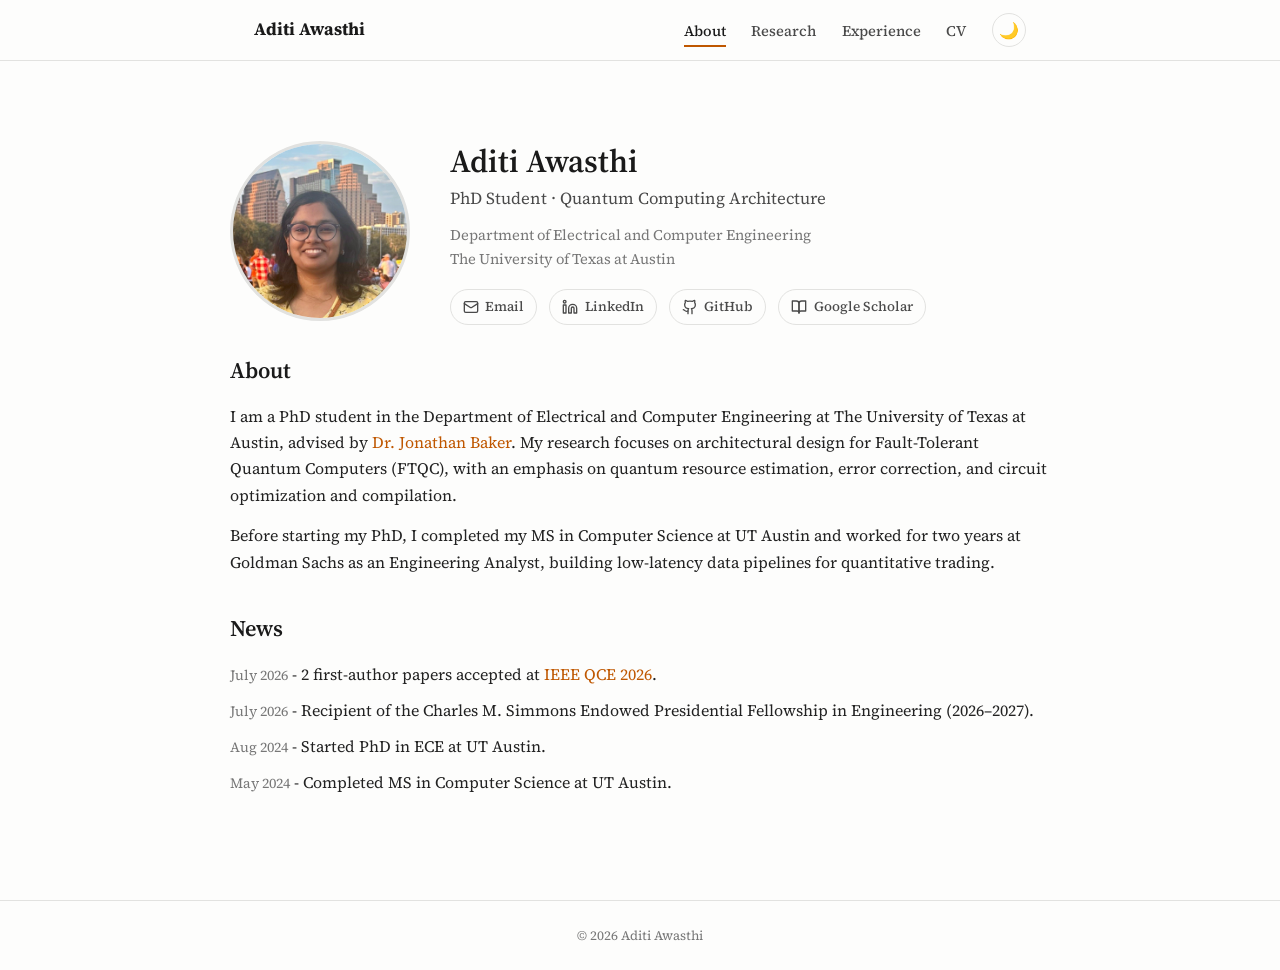
<file: index.html>
<!DOCTYPE html>
<html lang="en">
<head>
  <meta charset="UTF-8">
  <meta name="viewport" content="width=device-width, initial-scale=1.0">
  <title>Aditi Awasthi</title>
  <link rel="icon" type="image/svg+xml" href="assets/favicon.svg">
  <link rel="stylesheet" href="css/style.css">
  <script src="js/theme.js"></script>
</head>
<body>

  <!-- Navigation -->
  <nav class="nav">
    <div class="nav-inner">
      <a href="index.html" class="nav-name">Aditi Awasthi</a>
      <button class="nav-hamburger" aria-label="Menu">
        <span></span><span></span><span></span>
      </button>
      <ul class="nav-links">
        <li><a href="index.html" class="active">About</a></li>
        <li><a href="research.html">Research</a></li>
        <li><a href="experience.html">Experience</a></li>
        <li><a href="cv.html">CV</a></li>
        <li><button class="theme-toggle" aria-label="Toggle dark mode">🌙</button></li>
      </ul>
    </div>
  </nav>

  <!-- Main Content -->
  <main class="container page-content">

    <!-- Hero -->
    <section class="hero">
      <img src="assets/Aditi_photo.jpg" alt="Aditi Awasthi" class="hero-photo">
      <div class="hero-text">
        <h1>Aditi Awasthi</h1>
        <p class="hero-subtitle">PhD Student &middot; Quantum Computing Architecture</p>
        <p class="hero-affiliation">
          Department of Electrical and Computer Engineering<br>
          The University of Texas at Austin
        </p>
        <div class="link-row">
          <a href="mailto:aditiawasthi@utexas.edu" class="link-pill">
            <svg xmlns="http://www.w3.org/2000/svg" viewBox="0 0 24 24" fill="none" stroke="currentColor" stroke-width="2" stroke-linecap="round" stroke-linejoin="round"><rect x="2" y="4" width="20" height="16" rx="2"/><path d="m22 7-8.97 5.7a1.94 1.94 0 0 1-2.06 0L2 7"/></svg>
            Email
          </a>
          <a href="https://linkedin.com/in/aditiawasthi" class="link-pill" target="_blank">
            <svg xmlns="http://www.w3.org/2000/svg" viewBox="0 0 24 24" fill="none" stroke="currentColor" stroke-width="2" stroke-linecap="round" stroke-linejoin="round"><path d="M16 8a6 6 0 0 1 6 6v7h-4v-7a2 2 0 0 0-4 0v7h-4v-7a6 6 0 0 1 6-6z"/><rect x="2" y="9" width="4" height="12"/><circle cx="4" cy="4" r="2"/></svg>
            LinkedIn
          </a>
          <a href="https://github.com/aditiawas" class="link-pill" target="_blank">
            <svg xmlns="http://www.w3.org/2000/svg" viewBox="0 0 24 24" fill="none" stroke="currentColor" stroke-width="2" stroke-linecap="round" stroke-linejoin="round"><path d="M15 22v-4a4.8 4.8 0 0 0-1-3.5c3 0 6-2 6-5.5.08-1.25-.27-2.48-1-3.5.28-1.15.28-2.35 0-3.5 0 0-1 0-3 1.5-2.64-.5-5.36-.5-8 0C6 2 5 2 5 2c-.3 1.15-.3 2.35 0 3.5A5.403 5.403 0 0 0 4 9c0 3.5 3 5.5 6 5.5-.39.49-.68 1.05-.85 1.65S8.93 17.38 9 18v4"/><path d="M9 18c-4.51 2-5-2-7-2"/></svg>
            GitHub
          </a>
          <a href="https://scholar.google.com/citations?user=7v19t0AAAAAJ&sortby=pubdate" class="link-pill" target="_blank">
            <svg xmlns="http://www.w3.org/2000/svg" viewBox="0 0 24 24" fill="none" stroke="currentColor" stroke-width="2" stroke-linecap="round" stroke-linejoin="round"><path d="M2 3h6a4 4 0 0 1 4 4v14a3 3 0 0 0-3-3H2z"/><path d="M22 3h-6a4 4 0 0 0-4 4v14a3 3 0 0 1 3-3h7z"/></svg>
            Google Scholar
          </a>
        </div>
      </div>
    </section>

    <!-- About -->
    <section class="section">
      <h2>About</h2>
      <p>
        I am a PhD student in the Department of Electrical and Computer Engineering at
        The University of Texas at Austin, advised by
        <a href="https://www.jonathanmarkbaker.com/" target="_blank">Dr.&nbsp;Jonathan Baker</a>. My research focuses on
        architectural design for Fault-Tolerant Quantum Computers (FTQC), with an emphasis
        on quantum resource estimation, error correction, and circuit optimization and compilation.
      </p>
      <p>
        Before starting my PhD, I completed my MS in Computer Science at UT Austin and worked
        for two years at Goldman Sachs as an Engineering Analyst, building low-latency data
        pipelines for quantitative trading.
      </p>
    </section>

    <!-- News / Highlights -->
    <section class="section">
      <h2>News</h2>
      <ul style="list-style: none; padding: 0;">
        <li style="margin-bottom: 0.6rem;">
          <span style="color: var(--text-muted); font-size: 0.88rem;">July 2026</span> -
          2 first-author papers accepted at <a href="https://qce.quantum.ieee.org/" target="_blank">IEEE QCE 2026</a>.
        </li>
        <li style="margin-bottom: 0.6rem;">
          <span style="color: var(--text-muted); font-size: 0.88rem;">July 2026</span> -
          Recipient of the Charles M. Simmons Endowed Presidential Fellowship in Engineering (2026–2027).
        </li>
        <li style="margin-bottom: 0.6rem;">
          <span style="color: var(--text-muted); font-size: 0.88rem;">Aug 2024</span> -
          Started PhD in ECE at UT Austin.
        </li>
        <li style="margin-bottom: 0.6rem;">
          <span style="color: var(--text-muted); font-size: 0.88rem;">May 2024</span> -
          Completed MS in Computer Science at UT Austin.
        </li>
      </ul>
    </section>

  </main>

  <footer class="footer">
    <div class="container">
      &copy; 2026 Aditi Awasthi
    </div>
  </footer>

</body>
</html>
</file>
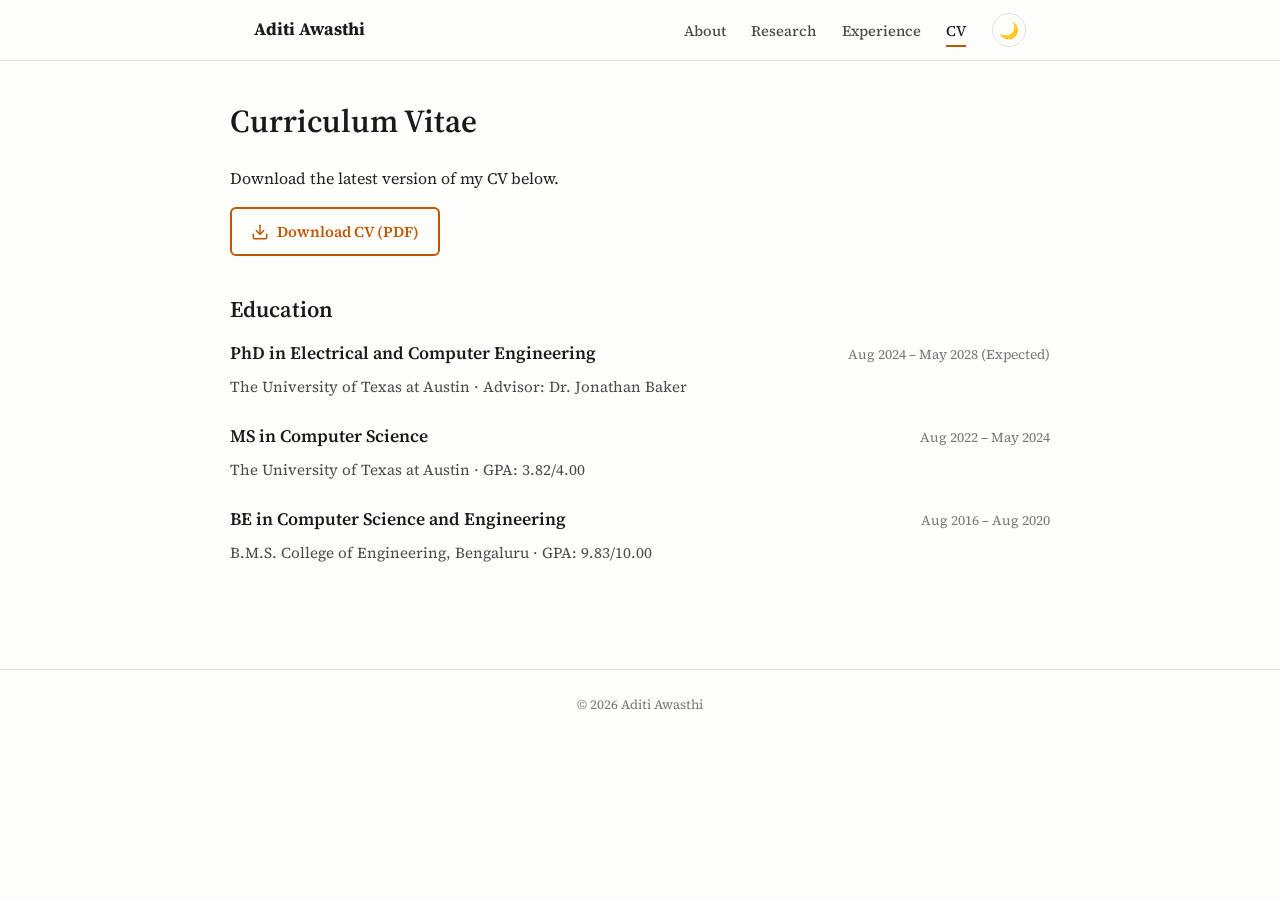
<file: cv.html>
<!DOCTYPE html>
<html lang="en">
<head>
  <meta charset="UTF-8">
  <meta name="viewport" content="width=device-width, initial-scale=1.0">
  <title>CV | Aditi Awasthi</title>
  <link rel="icon" type="image/svg+xml" href="assets/favicon.svg">
  <link rel="stylesheet" href="css/style.css">
  <script src="js/theme.js"></script>
</head>
<body>

  <nav class="nav">
    <div class="nav-inner">
      <a href="index.html" class="nav-name">Aditi Awasthi</a>
      <button class="nav-hamburger" aria-label="Menu">
        <span></span><span></span><span></span>
      </button>
      <ul class="nav-links">
        <li><a href="index.html">About</a></li>
        <li><a href="research.html">Research</a></li>
        <li><a href="experience.html">Experience</a></li>
        <li><a href="cv.html" class="active">CV</a></li>
        <li><button class="theme-toggle" aria-label="Toggle dark mode">🌙</button></li>
      </ul>
    </div>
  </nav>

  <main class="container page-content">

    <h1>Curriculum Vitae</h1>

    <div class="section" style="margin-top: 1.5rem;">
      <p>Download the latest version of my CV below.</p>

      <div class="cv-buttons">
        <!-- Place your PDF file in the assets/ folder -->
        <a href="assets/Aditi_Awasthi_CV.pdf" class="cv-download" target="_blank">
          <svg xmlns="http://www.w3.org/2000/svg" width="18" height="18" viewBox="0 0 24 24" fill="none" stroke="currentColor" stroke-width="2" stroke-linecap="round" stroke-linejoin="round"><path d="M21 15v4a2 2 0 0 1-2 2H5a2 2 0 0 1-2-2v-4"/><polyline points="7 10 12 15 17 10"/><line x1="12" y1="15" x2="12" y2="3"/></svg>
          Download CV (PDF)
        </a>
      </div>
    </div>

    <!-- Brief overview -->
    <section class="section" style="margin-top: 2.5rem;">
      <h2>Education</h2>
      <div class="card">
        <div class="card-header">
          <h3>PhD in Electrical and Computer Engineering</h3>
          <span class="card-date">Aug 2024 – May 2028 (Expected)</span>
        </div>
        <p>The University of Texas at Austin &middot; Advisor: Dr. Jonathan Baker</p>
      </div>

      <div class="card">
        <div class="card-header">
          <h3>MS in Computer Science</h3>
          <span class="card-date">Aug 2022 – May 2024</span>
        </div>
        <p>The University of Texas at Austin &middot; GPA: 3.82/4.00</p>
      </div>

      <div class="card">
        <div class="card-header">
          <h3>BE in Computer Science and Engineering</h3>
          <span class="card-date">Aug 2016 – Aug 2020</span>
        </div>
        <p>B.M.S. College of Engineering, Bengaluru &middot; GPA: 9.83/10.00</p>
      </div>
    </section>

  </main>

  <footer class="footer">
    <div class="container">&copy; 2026 Aditi Awasthi</div>
  </footer>

</body>
</html>
</file>
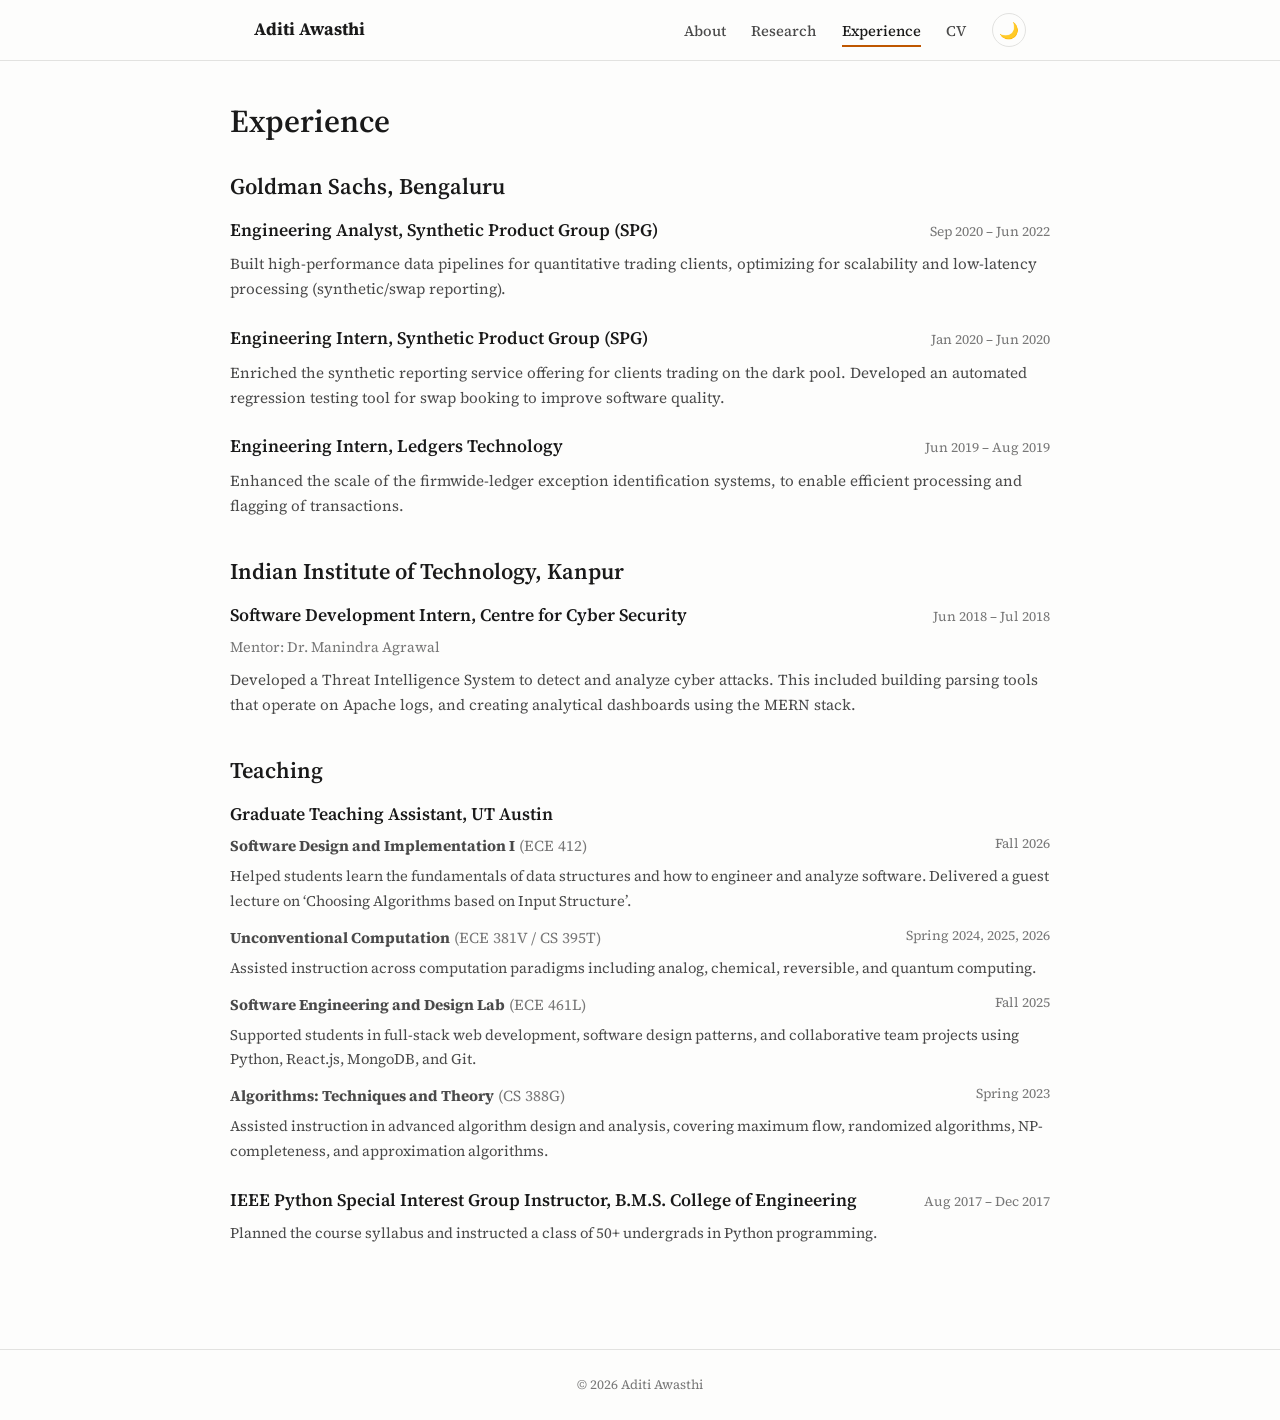
<file: experience.html>
<!DOCTYPE html>
<html lang="en">
<head>
  <meta charset="UTF-8">
  <meta name="viewport" content="width=device-width, initial-scale=1.0">
  <title>Experience | Aditi Awasthi</title>
  <link rel="icon" type="image/svg+xml" href="assets/favicon.svg">
  <link rel="stylesheet" href="css/style.css">
  <script src="js/theme.js"></script>
</head>
<body>

  <nav class="nav">
    <div class="nav-inner">
      <a href="index.html" class="nav-name">Aditi Awasthi</a>
      <button class="nav-hamburger" aria-label="Menu">
        <span></span><span></span><span></span>
      </button>
      <ul class="nav-links">
        <li><a href="index.html">About</a></li>
        <li><a href="research.html">Research</a></li>
        <li><a href="experience.html" class="active">Experience</a></li>
        <li><a href="cv.html">CV</a></li>
        <li><button class="theme-toggle" aria-label="Toggle dark mode">🌙</button></li>
      </ul>
    </div>
  </nav>

  <main class="container page-content">

    <h1>Experience</h1>

    <!-- Professional -->
    <section class="section" style="margin-top: 2rem;">
      <h2>Goldman Sachs, Bengaluru</h2>
      <div class="card">
        <div class="card-header">
          <h3>Engineering Analyst, Synthetic Product Group (SPG)</h3>
          <span class="card-date">Sep 2020 – Jun 2022</span>
        </div>
        <p>Built high-performance data pipelines for quantitative trading clients, optimizing for scalability and low-latency processing (synthetic/swap reporting).</p>
      </div>

      <div class="card">
        <div class="card-header">
          <h3>Engineering Intern, Synthetic Product Group (SPG)</h3>
          <span class="card-date">Jan 2020 – Jun 2020</span>
        </div>
        <p>Enriched the synthetic reporting service offering for clients trading on the dark pool. Developed an automated regression testing tool for swap booking to improve software quality.</p>
      </div>

      <div class="card">
        <div class="card-header">
          <h3>Engineering Intern, Ledgers Technology</h3>
          <span class="card-date">Jun 2019 – Aug 2019</span>
        </div>
        <p>Enhanced the scale of the firmwide-ledger exception identification systems, to enable efficient processing and flagging of transactions.</p>
      </div>
    </section>

    <section class="section">
      <h2>Indian Institute of Technology, Kanpur</h2>
      <div class="card">
        <div class="card-header">
          <h3>Software Development Intern, Centre for Cyber Security</h3>
          <span class="card-date">Jun 2018 – Jul 2018</span>
        </div>
        <p style="font-size: 0.9rem; color: var(--text-muted); margin-bottom: 0.5em;">Mentor: Dr. Manindra Agrawal</p>
        <p>
          Developed a Threat Intelligence System to detect and analyze cyber attacks. This included building parsing tools that operate on Apache logs, and creating analytical dashboards using the MERN stack.
        </p>
      </div>
    </section>

    <!-- Teaching -->
    <section class="section">
      <h2>Teaching</h2>
      <div class="card">
        <div class="card-header">
          <h3>Graduate Teaching Assistant, UT Austin</h3>
        </div>
        <p style="margin-bottom: 0.4em;">
          <strong>Software Design and Implementation I</strong> <span style="color: var(--text-muted);">(ECE 412)</span>
          <span class="card-date" style="float: right;">Fall 2026</span>
        </p>
        <p style="font-size: 0.92rem; color: var(--text-secondary); margin-bottom: 0.8em;">
          Helped students learn the fundamentals of data structures and how to engineer and analyze software. Delivered a guest lecture on &lsquo;Choosing Algorithms based on Input Structure&rsquo;.
        </p>
        <p style="margin-bottom: 0.4em;">
          <strong>Unconventional Computation</strong> <span style="color: var(--text-muted);">(ECE 381V / CS 395T)</span>
          <span class="card-date" style="float: right;">Spring 2024, 2025, 2026</span>
        </p>
        <p style="font-size: 0.92rem; color: var(--text-secondary); margin-bottom: 0.8em;">
          Assisted instruction across computation paradigms including analog, chemical, reversible, and quantum computing.
        </p>
        <p style="margin-bottom: 0.4em;">
          <strong>Software Engineering and Design Lab</strong> <span style="color: var(--text-muted);">(ECE 461L)</span>
          <span class="card-date" style="float: right;">Fall 2025</span>
        </p>
        <p style="font-size: 0.92rem; color: var(--text-secondary); margin-bottom: 0.8em;">
          Supported students in full-stack web development, software design patterns, and collaborative team projects using Python, React.js, MongoDB, and Git.
        </p>
        <p style="margin-bottom: 0.4em;">
          <strong>Algorithms: Techniques and Theory</strong> <span style="color: var(--text-muted);">(CS 388G)</span>
          <span class="card-date" style="float: right;">Spring 2023</span>
        </p>
        <p style="font-size: 0.92rem; color: var(--text-secondary); margin-bottom: 0;">
          Assisted instruction in advanced algorithm design and analysis, covering maximum flow, randomized algorithms, NP-completeness, and approximation algorithms.
        </p>
      </div>

      <div class="card">
        <div class="card-header">
          <h3>IEEE Python Special Interest Group Instructor, B.M.S. College of Engineering</h3>
          <span class="card-date" style="float: right;">Aug 2017 – Dec 2017</span>
        </div>
        <p style="font-size: 0.92rem; color: var(--text-secondary); margin-bottom: 0.8em;">
          Planned the course syllabus and instructed a class of 50+ undergrads in Python programming.
        </p>
      </div>
    </section>

  </main>

  <footer class="footer">
    <div class="container">&copy; 2026 Aditi Awasthi</div>
  </footer>

</body>
</html>
</file>
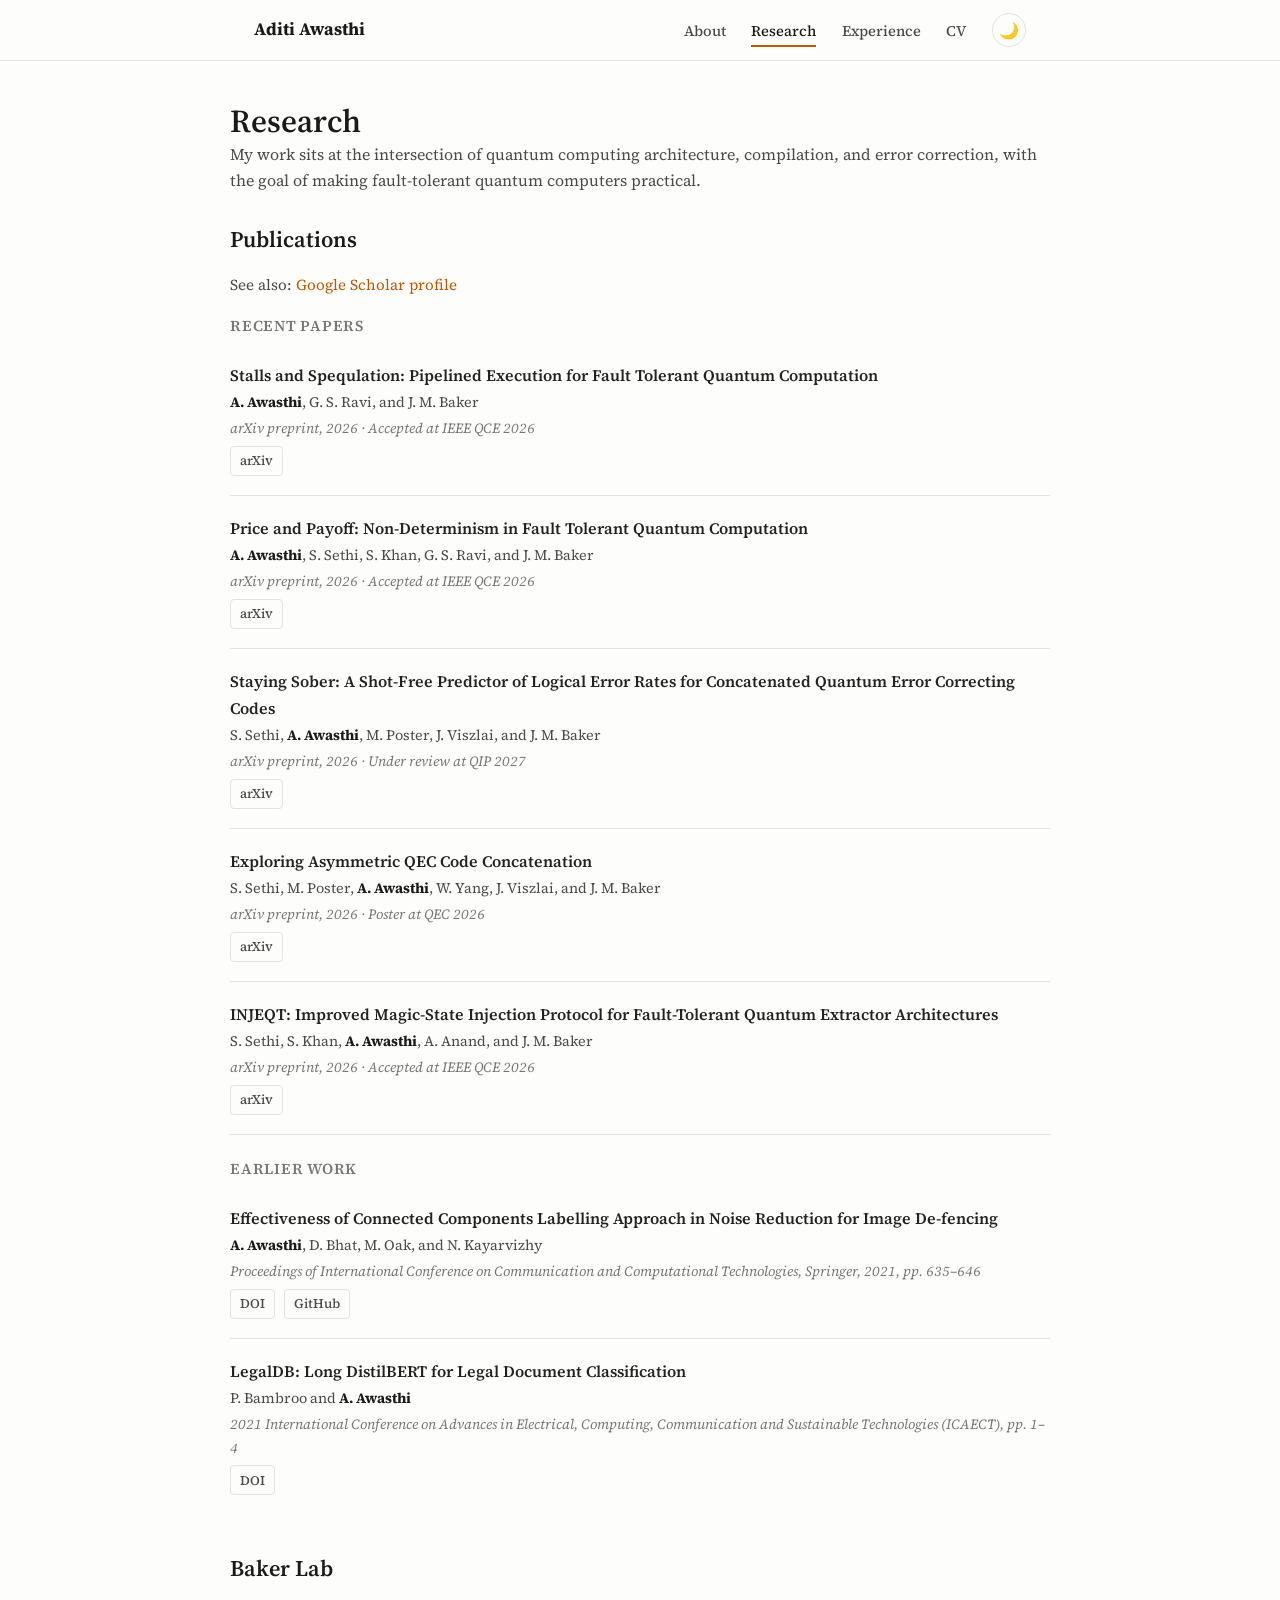
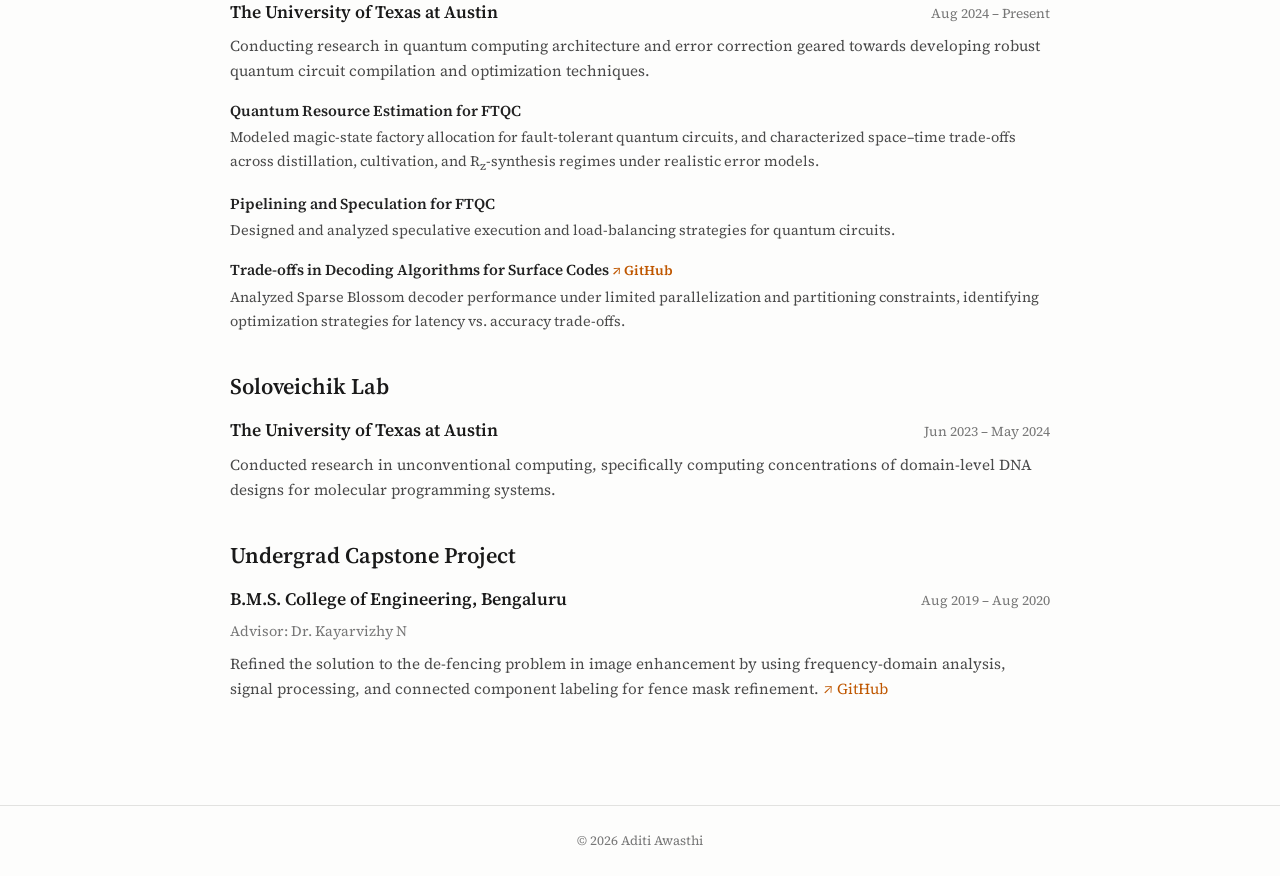
<file: research.html>
<!DOCTYPE html>
<html lang="en">
<head>
  <meta charset="UTF-8">
  <meta name="viewport" content="width=device-width, initial-scale=1.0">
  <title>Research | Aditi Awasthi</title>
  <link rel="icon" type="image/svg+xml" href="assets/favicon.svg">
  <link rel="stylesheet" href="css/style.css">
  <script src="js/theme.js"></script>
</head>
<body>

  <nav class="nav">
    <div class="nav-inner">
      <a href="index.html" class="nav-name">Aditi Awasthi</a>
      <button class="nav-hamburger" aria-label="Menu">
        <span></span><span></span><span></span>
      </button>
      <ul class="nav-links">
        <li><a href="index.html">About</a></li>
        <li><a href="research.html" class="active">Research</a></li>
        <li><a href="experience.html">Experience</a></li>
        <li><a href="cv.html">CV</a></li>
        <li><button class="theme-toggle" aria-label="Toggle dark mode">🌙</button></li>
      </ul>
    </div>
  </nav>

  <main class="container page-content">

    <h1>Research</h1>
    <p style="color: var(--text-secondary); margin-bottom: 2rem;">
      My work sits at the intersection of quantum computing architecture, compilation, and error correction, with the goal of making fault-tolerant quantum computers practical.
    </p>

    <!-- Publications -->
    <section class="section">
      <h2>Publications</h2>
      <p style="color: var(--text-secondary); margin-bottom: 1.2rem; font-size: 0.95rem;">
        See also: <a href="https://scholar.google.com/citations?user=7v19t0AAAAAJ&sortby=pubdate" target="_blank">Google Scholar profile</a>
      </p>

      <h3 style="font-size: 0.95rem; color: var(--text-muted); text-transform: uppercase; letter-spacing: 0.05em; margin-bottom: 0.5rem;">Recent Papers</h3>

      <div class="pub-item">
        <div class="pub-title">Stalls and Spequlation: Pipelined Execution for Fault Tolerant Quantum Computation</div>
        <div class="pub-authors"><strong>A. Awasthi</strong>, G. S. Ravi, and J. M. Baker</div>
        <div class="pub-venue">arXiv preprint, 2026 &middot; Accepted at IEEE QCE 2026</div>
        <div class="pub-links">
          <a href="https://arxiv.org/abs/2606.19593" class="pub-link" target="_blank">arXiv</a>
        </div>
      </div>

      <div class="pub-item">
        <div class="pub-title">Price and Payoff: Non-Determinism in Fault Tolerant Quantum Computation</div>
        <div class="pub-authors"><strong>A. Awasthi</strong>, S. Sethi, S. Khan, G. S. Ravi, and J. M. Baker</div>
        <div class="pub-venue">arXiv preprint, 2026 &middot; Accepted at IEEE QCE 2026</div>
        <div class="pub-links">
          <a href="https://arxiv.org/abs/2605.07983" class="pub-link" target="_blank">arXiv</a>
        </div>
      </div>

      <div class="pub-item">
        <div class="pub-title">Staying Sober: A Shot-Free Predictor of Logical Error Rates for Concatenated Quantum Error Correcting Codes</div>
        <div class="pub-authors">S. Sethi, <strong>A. Awasthi</strong>, M. Poster, J. Viszlai, and J. M. Baker</div>
        <div class="pub-venue">arXiv preprint, 2026 &middot; Under review at QIP 2027</div>
        <div class="pub-links">
          <a href="https://arxiv.org/abs/2610.06606" class="pub-link" target="_blank">arXiv</a>
        </div>
      </div>

      <div class="pub-item">
        <div class="pub-title">Exploring Asymmetric QEC Code Concatenation</div>
        <div class="pub-authors">S. Sethi, M. Poster, <strong>A. Awasthi</strong>, W. Yang, J. Viszlai, and J. M. Baker</div>
        <div class="pub-venue">arXiv preprint, 2026 &middot; Poster at QEC 2026</div>
        <div class="pub-links">
          <a href="https://arxiv.org/abs/2609.25251" class="pub-link" target="_blank">arXiv</a>
        </div>
      </div>

      <div class="pub-item">
        <div class="pub-title">INJEQT: Improved Magic-State Injection Protocol for Fault-Tolerant Quantum Extractor Architectures</div>
        <div class="pub-authors">S. Sethi, S. Khan, <strong>A. Awasthi</strong>, A. Anand, and J. M. Baker</div>
        <div class="pub-venue">arXiv preprint, 2026 &middot; Accepted at IEEE QCE 2026</div>
        <div class="pub-links">
          <a href="https://arxiv.org/abs/2604.25094" class="pub-link" target="_blank">arXiv</a>
        </div>
      </div>

      <h3 style="font-size: 0.95rem; color: var(--text-muted); text-transform: uppercase; letter-spacing: 0.05em; margin-top: 1.5rem; margin-bottom: 0.5rem;">Earlier Work</h3>

      <div class="pub-item">
        <div class="pub-title">Effectiveness of Connected Components Labelling Approach in Noise Reduction for Image De-fencing</div>
        <div class="pub-authors"><strong>A. Awasthi</strong>, D. Bhat, M. Oak, and N. Kayarvizhy</div>
        <div class="pub-venue">Proceedings of International Conference on Communication and Computational Technologies, Springer, 2021, pp. 635–646</div>
        <div class="pub-links">
          <a href="https://doi.org/10.1007/978-981-16-3246-4_49" class="pub-link" target="_blank">DOI</a>
          <a href="https://github.com/aditiawas/Defencing-Inpainting" class="pub-link" target="_blank">GitHub</a>
        </div>
      </div>

      <div class="pub-item">
        <div class="pub-title">LegalDB: Long DistilBERT for Legal Document Classification</div>
        <div class="pub-authors">P. Bambroo and <strong>A. Awasthi</strong></div>
        <div class="pub-venue">2021 International Conference on Advances in Electrical, Computing, Communication and Sustainable Technologies (ICAECT), pp. 1–4</div>
        <div class="pub-links">
          <a href="https://doi.org/10.1109/ICAECT49130.2021.9392558" class="pub-link" target="_blank">DOI</a>
        </div>
      </div>
    </section>

    <!-- Baker Lab -->
    <section class="section">
      <h2>Baker Lab</h2>
      <div class="card">
        <div class="card-header">
          <h3>The University of Texas at Austin</h3>
          <span class="card-date">Aug 2024 – Present</span>
        </div>
        <p>
          Conducting research in quantum computing architecture and error correction geared towards developing robust quantum circuit compilation and optimization techniques.
        </p>

        <div class="sub-project">
          <h4>Quantum Resource Estimation for FTQC</h4>
          <p>
            Modeled magic-state factory allocation for fault-tolerant quantum circuits, and characterized space–time trade-offs across distillation, cultivation, and R<sub>z</sub>-synthesis regimes under realistic error models.
          </p>
        </div>

        <div class="sub-project">
          <h4>Pipelining and Speculation for FTQC</h4>
          <p>
            Designed and analyzed speculative execution and load-balancing strategies for quantum circuits.
          </p>
        </div>

        <div class="sub-project">
          <h4>
            Trade-offs in Decoding Algorithms for Surface Codes
            <a href="https://github.com/aditiawas/QECProj" target="_blank" style="font-size: 0.85rem; vertical-align: middle;">↗ GitHub</a>
          </h4>
          <p>
            Analyzed Sparse Blossom decoder performance under limited parallelization and partitioning constraints, identifying optimization strategies for latency vs. accuracy trade-offs.
          </p>
        </div>
      </div>
    </section>

    <!-- Soloveichik Lab -->
    <section class="section">
      <h2>Soloveichik Lab</h2>
      <div class="card">
        <div class="card-header">
          <h3>The University of Texas at Austin</h3>
          <span class="card-date">Jun 2023 – May 2024</span>
        </div>
        <p>
          Conducted research in unconventional computing, specifically computing concentrations of domain-level DNA designs for molecular programming systems.
        </p>
      </div>
    </section>

    <!-- BMSCE Capstone -->
    <section class="section">
      <h2>Undergrad Capstone Project</h2>
      <div class="card">
        <div class="card-header">
          <h3>B.M.S. College of Engineering, Bengaluru</h3>
          <span class="card-date">Aug 2019 – Aug 2020</span>
        </div>
        <p style="font-size: 0.9rem; color: var(--text-muted); margin-bottom: 0.5em;">Advisor: Dr. Kayarvizhy N</p>
        <p>
          Refined the solution to the de-fencing problem in image enhancement by using frequency-domain analysis, signal processing, and connected component labeling for fence mask refinement.
          <a href="https://github.com/aditiawas/Defencing-Inpainting" target="_blank">↗ GitHub</a>
        </p>
      </div>
    </section>

  </main>

  <footer class="footer">
    <div class="container">&copy; 2026 Aditi Awasthi</div>
  </footer>

</body>
</html>
</file>
<file: css/style.css>
/* ========================================
   Aditi Awasthi - Academic Website
   Colors: neutral + burnt orange
   ======================================== */

/* ---------- Google Fonts ---------- */
@import url('https://fonts.googleapis.com/css2?family=Source+Serif+4:ital,wght@0,400;0,600;0,700;1,400&display=swap');

/* ---------- CSS Variables ---------- */
:root {
  /* palette */
  --clr-primary: #1a1a1a;
  --clr-primary-light: #444444;
  --clr-accent: #bf5700;        /* UT burnt orange */
  --clr-accent-hover: #d96b1a;

  /* surfaces */
  --bg: #fdfdfc;
  --bg-card: #fdfdfc;
  --bg-nav: #fdfdfc;
  --border: #e2e2e0;

  /* text */
  --text: #222222;
  --text-secondary: #4a4a4a;
  --text-muted: #777777;
  --text-on-primary: #fdfdfc;

  /* misc */
  --radius: 6px;
  --max-w: 820px;
  --transition: 0.25s ease;
}

/* ---------- Dark Mode ---------- */
[data-theme="dark"] {
  --clr-primary: #eeeeee;
  --clr-primary-light: #cccccc;
  --clr-accent: #e8853a;
  --clr-accent-hover: #f09a55;

  --bg: #171717;
  --bg-card: #171717;
  --bg-nav: #171717;
  --border: #2e2e2e;

  --text: #e2e2e2;
  --text-secondary: #b4b4b4;
  --text-muted: #8a8a8a;
  --text-on-primary: #171717;
}

/* ---------- Reset & Base ---------- */
*, *::before, *::after { box-sizing: border-box; margin: 0; padding: 0; }

html {
  scroll-behavior: smooth;
  scroll-padding-top: 80px;
}

body {
  font-family: 'Source Serif 4', 'Georgia', serif;
  font-weight: 400;
  font-size: 16px;
  line-height: 1.65;
  color: var(--text);
  background: var(--bg);
  transition: background var(--transition), color var(--transition);
  -webkit-font-smoothing: antialiased;
}

/* ---------- Typography ---------- */
h1, h2, h3 {
  color: var(--clr-primary);
  line-height: 1.25;
}

h1 { font-size: 2rem; font-weight: 600; }
h2 { font-size: 1.4rem; font-weight: 600; margin-bottom: 0.8em; }
h3 { font-size: 1.1rem; font-weight: 600; margin-bottom: 0.35em; }

p { margin-bottom: 0.9em; }

a {
  color: var(--clr-accent);
  text-decoration: none;
  transition: color var(--transition);
}
a:hover { color: var(--clr-accent-hover); text-decoration: underline; }

/* ---------- Layout ---------- */
.container {
  max-width: var(--max-w);
  margin: 0 auto;
  padding: 0 1.5rem;
}

.page-content {
  padding: 2.5rem 0 4rem;
}

/* ---------- Navigation ---------- */
.nav {
  position: sticky;
  top: 0;
  z-index: 100;
  background: var(--bg-nav);
  border-bottom: 1px solid var(--border);
  transition: background var(--transition), border-color var(--transition);
}

.nav-inner {
  max-width: var(--max-w);
  margin: 0 auto;
  padding: 0 1.5rem;
  display: flex;
  align-items: center;
  justify-content: space-between;
  height: 60px;
}

.nav-name {
  font-size: 1.1rem;
  font-weight: 700;
  color: var(--clr-primary);
  text-decoration: none;
}
.nav-name:hover { text-decoration: none; color: var(--clr-primary-light); }

.nav-links {
  display: flex;
  align-items: center;
  gap: 1.6rem;
  list-style: none;
}

.nav-links a {
  font-size: 0.92rem;
  font-weight: 500;
  color: var(--text-secondary);
  text-decoration: none;
  padding: 0.25rem 0;
  border-bottom: 2px solid transparent;
  transition: color var(--transition), border-color var(--transition);
}
.nav-links a:hover,
.nav-links a.active {
  color: var(--clr-primary);
  border-bottom-color: var(--clr-accent);
  text-decoration: none;
}

/* Theme toggle button */
.theme-toggle {
  background: none;
  border: 1px solid var(--border);
  border-radius: 50%;
  width: 34px;
  height: 34px;
  cursor: pointer;
  display: flex;
  align-items: center;
  justify-content: center;
  font-size: 1rem;
  color: var(--text-secondary);
  transition: background var(--transition), color var(--transition), border-color var(--transition);
}
.theme-toggle:hover {
  background: var(--bg-card);
  color: var(--clr-accent);
}

/* Hamburger */
.nav-hamburger {
  display: none;
  background: none;
  border: none;
  cursor: pointer;
  flex-direction: column;
  gap: 5px;
  padding: 4px;
}
.nav-hamburger span {
  display: block;
  width: 22px;
  height: 2px;
  background: var(--text);
  border-radius: 2px;
  transition: transform var(--transition), opacity var(--transition);
}

/* ---------- Hero (index page) ---------- */
.hero {
  display: flex;
  align-items: flex-start;
  gap: 2.5rem;
  padding: 2.5rem 0 2rem;
}

.hero-photo {
  flex-shrink: 0;
  width: 180px;
  height: 180px;
  border-radius: 50%;
  object-fit: cover;
  border: 3px solid var(--border);
  transition: border-color var(--transition);
}

.hero-text h1 {
  margin-bottom: 0.25rem;
}

.hero-subtitle {
  font-size: 1.05rem;
  color: var(--text-secondary);
  margin-bottom: 0.6em;
}

.hero-affiliation {
  font-size: 0.92rem;
  color: var(--text-muted);
  margin-bottom: 1.2em;
}

/* Social / contact links row */
.link-row {
  display: flex;
  flex-wrap: wrap;
  gap: 0.75rem;
}

.link-pill {
  display: inline-flex;
  align-items: center;
  gap: 0.4rem;
  font-size: 0.85rem;
  font-weight: 500;
  padding: 0.35rem 0.75rem;
  border: 1px solid var(--border);
  border-radius: 20px;
  color: var(--text-secondary);
  text-decoration: none;
  transition: all var(--transition);
}
.link-pill:hover {
  color: var(--clr-accent);
  border-color: var(--clr-accent);
  text-decoration: none;
  background: rgba(191, 87, 0, 0.06);
}
[data-theme="dark"] .link-pill:hover {
  background: rgba(232, 133, 58, 0.1);
}

.link-pill svg {
  width: 16px;
  height: 16px;
  flex-shrink: 0;
}

/* ---------- Sections ---------- */
.section {
  margin-bottom: 2.5rem;
}

/* ---------- Cards ---------- */
.card {
  margin-bottom: 1.6rem;
}

.card-header {
  display: flex;
  justify-content: space-between;
  align-items: baseline;
  flex-wrap: wrap;
  gap: 0.5rem;
  margin-bottom: 0.5rem;
}

.card-header h3 {
  margin-bottom: 0;
}

.card-date {
  font-size: 0.85rem;
  color: var(--text-muted);
  white-space: nowrap;
}

.card p {
  color: var(--text-secondary);
  font-size: 0.95rem;
}

/* Sub-projects inside a card */
.sub-project {
  margin-top: 0.9rem;
}

.sub-project h4 {
  font-weight: 600;
  font-size: 0.95rem;
  color: var(--text);
  margin-bottom: 0.2rem;
}

.sub-project p {
  font-size: 0.9rem;
  margin-bottom: 0.6rem;
}

/* ---------- Publication list ---------- */
.pub-item {
  padding: 1.2rem 0;
  border-bottom: 1px solid var(--border);
}
.pub-item:last-child { border-bottom: none; }

.pub-title {
  font-weight: 600;
  color: var(--text);
  margin-bottom: 0.15rem;
}

.pub-authors {
  font-size: 0.9rem;
  color: var(--text-secondary);
  margin-bottom: 0.15rem;
}

.pub-authors strong {
  color: var(--clr-primary);
}

.pub-venue {
  font-size: 0.88rem;
  color: var(--text-muted);
  font-style: italic;
  margin-bottom: 0.3rem;
}

.pub-links {
  display: flex;
  gap: 0.6rem;
  margin-top: 0.35rem;
}

.pub-link {
  font-size: 0.82rem;
  font-weight: 500;
  padding: 0.2rem 0.55rem;
  border: 1px solid var(--border);
  border-radius: 4px;
  color: var(--text-secondary);
  transition: all var(--transition);
}
.pub-link:hover {
  color: var(--clr-accent);
  border-color: var(--clr-accent);
  text-decoration: none;
}

/* ---------- CV page ---------- */
.cv-download {
  display: inline-flex;
  align-items: center;
  gap: 0.5rem;
  font-weight: 600;
  font-size: 0.95rem;
  padding: 0.6rem 1.2rem;
  border: 2px solid var(--clr-accent);
  border-radius: var(--radius);
  color: var(--clr-accent);
  transition: all var(--transition);
}
.cv-download:hover {
  background: var(--clr-accent);
  color: var(--text-on-primary);
  text-decoration: none;
}
.cv-buttons {
  display: flex;
  gap: 1rem;
  flex-wrap: wrap;
  margin-top: 1rem;
}

/* ---------- Footer ---------- */
.footer {
  border-top: 1px solid var(--border);
  padding: 1.5rem 0;
  text-align: center;
  font-size: 0.82rem;
  color: var(--text-muted);
  transition: border-color var(--transition);
}

/* ========================================
   Responsive
   ======================================== */

@media (max-width: 700px) {
  h1 { font-size: 1.8rem; }
  h2 { font-size: 1.35rem; }

  .hero {
    flex-direction: column;
    align-items: center;
    text-align: center;
    gap: 1.2rem;
  }

  .hero-photo {
    width: 140px;
    height: 140px;
  }

  .link-row {
    justify-content: center;
  }

  /* Mobile nav */
  .nav-hamburger { display: flex; }

  .nav-links {
    display: none;
    position: absolute;
    top: 60px;
    left: 0;
    right: 0;
    flex-direction: column;
    background: var(--bg-nav);
    border-bottom: 1px solid var(--border);
    padding: 1rem 1.5rem;
    gap: 0.8rem;
  }
  .nav-links.open { display: flex; }

  .card-header {
    flex-direction: column;
    gap: 0.15rem;
  }

  .container { padding: 0 1.1rem; }
}

@media (min-width: 701px) and (max-width: 960px) {
  .hero-photo {
    width: 150px;
    height: 150px;
  }
}
</file>
